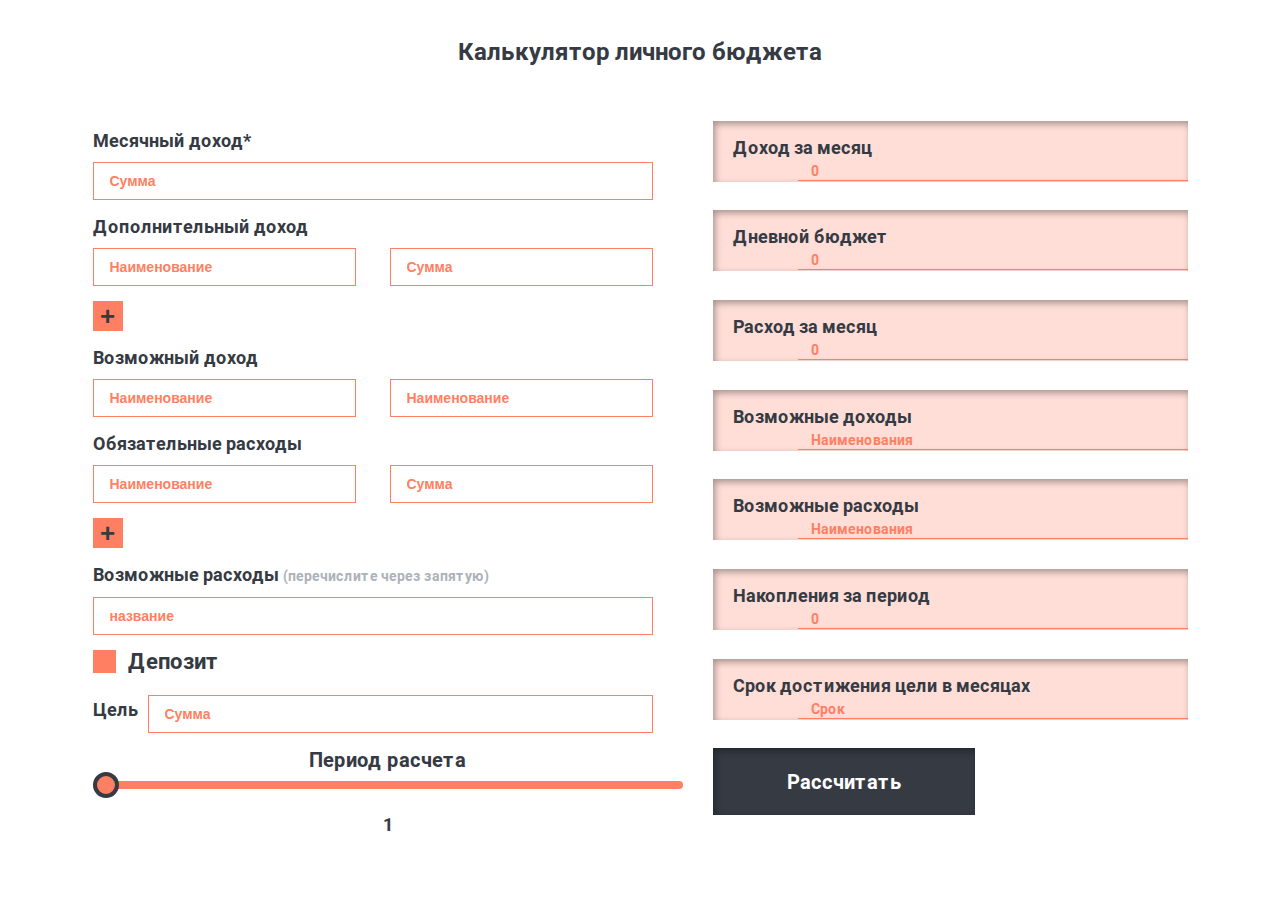
<file: index.html>
<!doctype html>
<html lang="pl">
<head>
    <meta charset="UTF-8">
    <meta name="viewport"
          content="width=device-width, user-scalable=no, initial-scale=1.0, maximum-scale=1.0, minimum-scale=1.0">
    <meta http-equiv="X-UA-Compatible" content="ie=edge">
    <link rel="preload" href="./font/Roboto-Bold.woff2" as="font" type="font/woff2" crossorigin>
    <link rel="stylesheet" href="./css/style.min.css">

    <title>Document</title>
</head>
<body>
<h1>Калькулятор личного бюджета</h1>
<section class="main">

    <div class="calc">

        <div class="data">
            <div class="salary">
                <div class="salary-title title">Месячный доход*</div>
                <input type="text" class="salary-amount" placeholder="Сумма">
            </div>

            <div class="income">
                <div class="income-title title">Дополнительный доход</div>
                <div class="income-items">
                    <input type="text" class="income-title" placeholder="Наименование">
                    <input type="text" class="income-amount" placeholder="Сумма">
                </div>

                <button class="btn_plus income_add">+</button>
            </div>

            <div class="additional_income">
                <div class="additional_income-title title">Возможный доход</div>
                <input type="text" class="additional_income-item" placeholder="Наименование">
                <input type="text" class="additional_income-item" placeholder="Наименование">
            </div>

            <div class="expenses">
                <div class="expenses-title title">Обязательные расходы</div>
                <div class="expenses-items">
                    <input type="text" class="expenses-title" placeholder="Наименование">
                    <input type="text" class="expenses-amount" placeholder="Сумма" >
                </div>

                <button class="btn_plus expenses_add">+</button>
            </div>
            <div class="additional_expenses">
                <div class="additional_expenses-title title">Возможные расходы <span>(перечислите через запятую)</span></div>
                <input type="text" class="additional_expenses-item" placeholder="название">

            </div>

            <div class="deposit">
                <label class="deposit-label title">Депозит
                    <input id="deposit-check" type="checkbox">
                    <span class="deposit-checkmark"></span>
                </label>
                <select class="deposit-bank">
                    <option value="">Процент</option>
                    <option value="4">Сбербанк</option>
                    <option value="5">Газпромбанк</option>
                    <option value="6">Тинькофф</option>
                    <option value="7">МТС Банк</option>
                    <option value="8">АбсолютБанк</option>
                    <option value="other">Другой</option>
                </select>
                <div class="deposit-calc">
                    <input type="text" class="deposit-amount" placeholder="Сумма">
                    <input type="text" class="deposit-percent" placeholder="Процент">
                </div>
            </div>

            <div class="target">
                <span class="target-title title">Цель</span>
                <input type="text" class="target-amount" placeholder="Сумма">
            </div>

            <div class="period">
                <div class="title period-title">Период расчета</div>
                <input class="period-select" type="range" step="1" min="1" max="12" value="1">
                <div class="title period-amount">1</div>
            </div>

        </div>

        <div class="result">
            <div class="result-budget_month">
                <span class="title">Доход за месяц</span>
                <input type="text" class="result-total budget_month-value" placeholder="0" disabled>
            </div>
            <div class="result-budget_day">
                <span class="title">Дневной бюджет</span>
                <input type="text" class="result-total budget_day-value" placeholder="0">
            </div>

            <div class="result-expenses_month">
                <span class="title">Расход за месяц</span>
                <input type="text" class="result-total expenses_month-value" placeholder="0" disabled>
            </div>
            <div class="result-additional_income">
                <span class="title">Возможные доходы</span>
                <input type="text" class="result-total additional_income-value" placeholder="Наименования" disabled>
            </div>
            <div class="result-additional_expenses">
                <span class="title">Возможные расходы</span>
                <input type="text" class="result-total additional_expenses-value" placeholder="Наименования" disabled>
            </div>

            <div class="result-income_period">
                <span class="title">Накопления за период</span>
                <input type="text" class="result-total income_period-value" placeholder="0" disabled>
            </div>
            <div class="result-target_month">
                <span class="title">Срок достижения цели в месяцах</span>
                <input type="text" class="result-total target_month-value" placeholder="Срок" disabled>
            </div>
            <div class="control">
                <button id="start">Рассчитать</button>
                <button id="cancel">Сбросить</button>
            </div>
        </div>


    </div>


</section>
<!--<script src="./script/oop.js"></script>-->
<script src="script.js"></script>
</body>
</html>
</file>
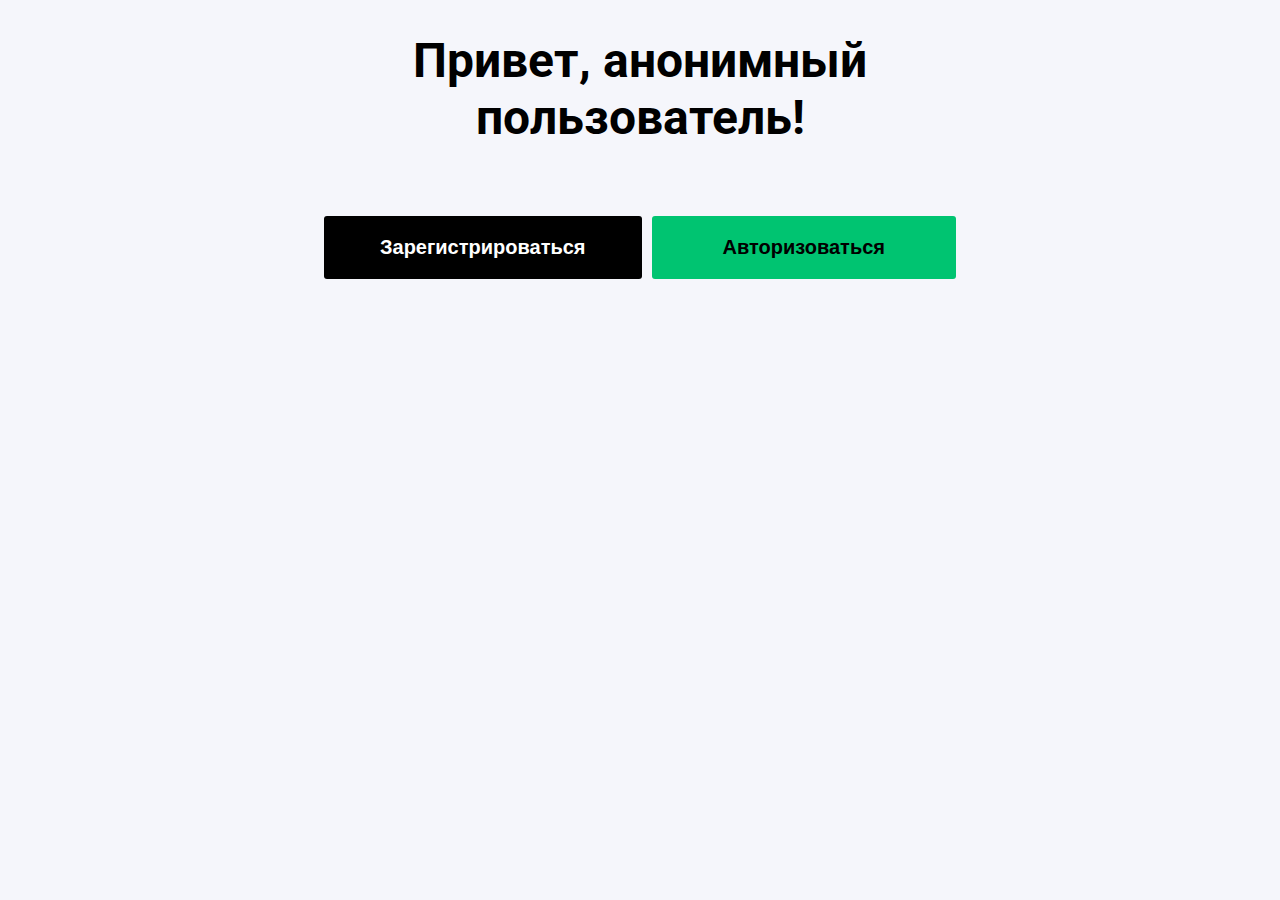
<file: js_bonus/index.html>
<!DOCTYPE html>
<html lang="en">
<head>
    <meta charset="UTF-8">
    <meta name="viewport" content="width=device-width, initial-scale=1.0">
    <title>Bonus</title>
    <link rel="stylesheet" href="style.css">
</head>
<body>
    <div class="container">
        <h1>Привет, <span id="username">анонимный пользователь</span>!</h1>
        <div class="btns">
            <button class="btn btn_signin" id="signin">Зарегистрироваться</button>
            <button class="btn btn_login" id="login">Авторизоваться</button>
        </div>
        <ul id="list">

        </ul>
    </div>
    <script src="script.js"></script>
</body>
</html>
</file>
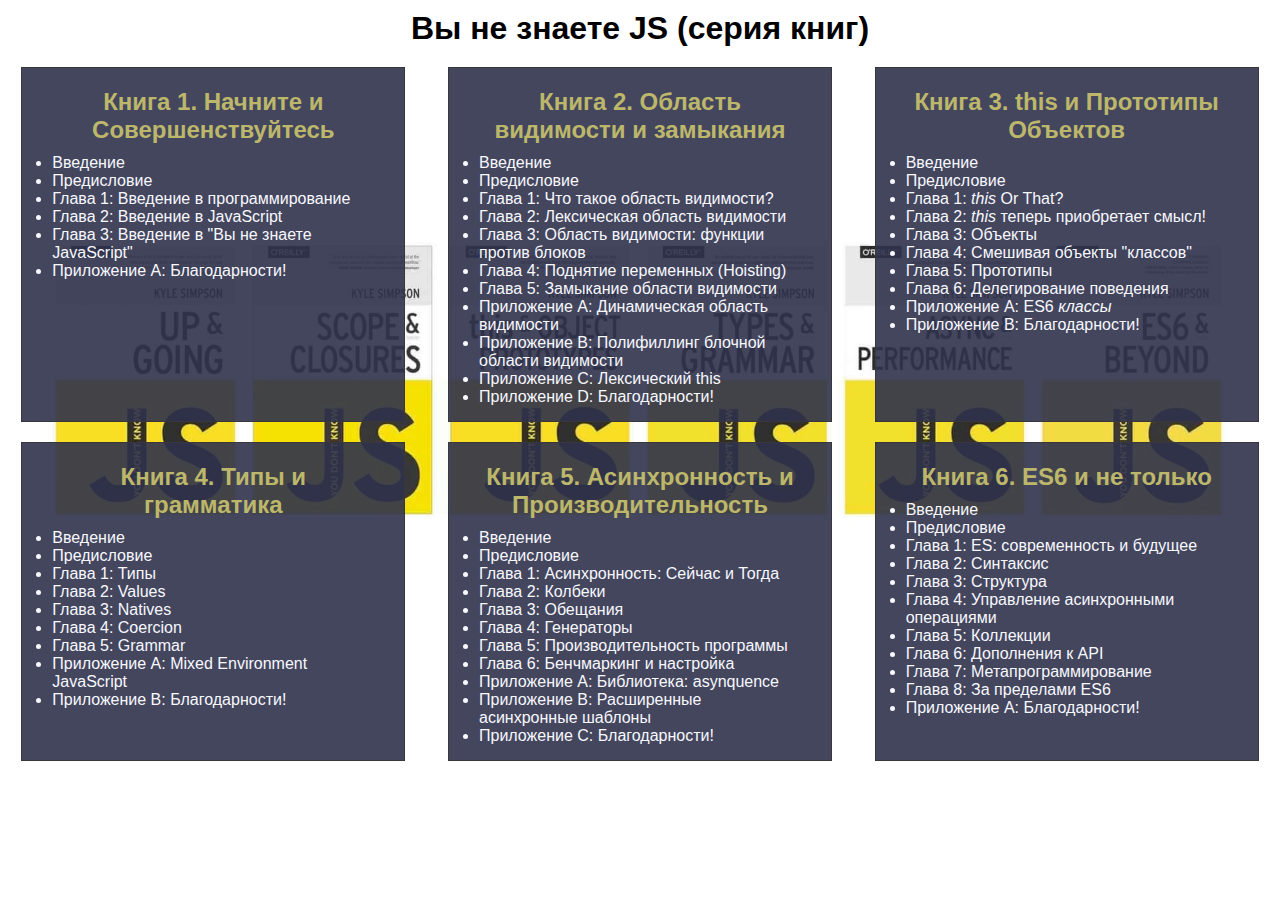
<file: lesson10/index.html>
<!doctype html>
<html lang="ru">
<head>
    <meta charset="UTF-8">
    <meta name="viewport"
          content="width=device-width, user-scalable=no, initial-scale=1.0, maximum-scale=1.0, minimum-scale=1.0">
    <meta http-equiv="X-UA-Compatible" content="ie=edge">
    <link rel="stylesheet" href="style.css">
    <title>You don't know js</title>
</head>
<body>
<h1>Вы не знаете JS (серия книг)</h1>
<aside class="books">
    <div class="book">
        <h2>
            <a href="https://github.com/azat-io/you-dont-know-js-ru/blob/master/scope%20%26%20closures/README.md#%D0%92%D1%8B-%D0%BD%D0%B5-%D0%B7%D0%BD%D0%B0%D0%B5%D1%82%D0%B5-js-%D0%9E%D0%B1%D0%BB%D0%B0%D1%81%D1%82%D1%8C-%D0%B2%D0%B8%D0%B4%D0%B8%D0%BC%D0%BE%D1%81%D1%82%D0%B8-%D0%B8-%D0%B7%D0%B0%D0%BC%D1%8B%D0%BA%D0%B0%D0%BD%D0%B8%D1%8F"
               target="_blank"> Книга 2. Область видимости и замыкания</a></h2>
        <ul>
            <li>Введение</li>
            <li>Предисловие</li>
            <li>Приложение C: Лексический this</li>
            <li>Глава 1: Что такое область видимости?</li>
            <li>Глава 4: Поднятие переменных (Hoisting)</li>
            <li>Глава 5: Замыкание области видимости</li>
            <li>Глава 2: Лексическая область видимости</li>
            <li>Приложение A: Динамическая область видимости</li>
            <li>Глава 3: Область видимости: функции против блоков</li>
            <li>Приложение B: Полифиллинг блочной области видимости</li>
            <li>Приложение D: Благодарности!</li>
        </ul>
    </div>
    <div class="book">
        <h2>
            <a href="https://github.com/azat-io/you-dont-know-js-ru/blob/master/up%20%26%20going/README.md#%D0%92%D1%8B-%D0%BD%D0%B5-%D0%B7%D0%BD%D0%B0%D0%B5%D1%82%D0%B5-js-%D0%9D%D0%B0%D1%87%D0%BD%D0%B8%D1%82%D0%B5-%D0%B8-%D0%A1%D0%BE%D0%B2%D0%B5%D1%80%D1%88%D0%B5%D0%BD%D1%81%D1%82%D0%B2%D1%83%D0%B9%D1%82%D0%B5%D1%81%D1%8C"
               target="_blank">Книга 1. Начните и Совершенствуйтесь</a></h2>
        <ul>
            <li class="chapter">Введение</li>
            <li class="chapter">Предисловие</li>
            <li class="chapter">Глава 1: Введение в программирование</li>
            <li class="chapter">Глава 2: Введение в JavaScript</li>
            <li class="chapter">Глава 3: Введение в "Вы не знаете JavaScript"</li>
            <li class="chapter">Приложение A: Благодарности!</li>
        </ul>
    </div>
    <div class="book">
        <h2>
            <a href="https://github.com/azat-io/you-dont-know-js-ru/blob/master/es6%20%26%20beyond/README.md#you-dont-know-js-es6--beyond"
               target="_blank">Книга 6. ES6 и не только</a></h2>
        <ul>
            <li>Введение</li>
            <li>Предисловие</li>
            <li>Глава 1: ES: современность и будущее</li>
            <li>Глава 2: Синтаксис</li>
            <li>Глава 3: Структура</li>
            <li>Глава 4: Управление асинхронными операциями</li>
            <li>Глава 5: Коллекции</li>
            <li>Глава 6: Дополнения к API</li>
            <li>Глава 7: Метапрограммирование</li>
            <li>Приложение A: Благодарности!</li>
        </ul>
    </div>
    <div class="book">
        <h2>
            <a href="https://github.com/azat-io/you-dont-know-js-ru/blob/master/types%20%26%20grammar/README.md#you-dont-know-js-types--grammar"
               target="_blank">Книга 4. Типы и грамматика</a></h2>
        <ul>
            <li>Введение</li>
            <li>Предисловие</li>
            <li>Глава 1: Типы</li>
            <li>Глава 2: Values</li>
            <li>Глава 3: Natives</li>
            <li>Глава 4: Coercion</li>
            <li>Глава 5: Grammar</li>
            <li>Приложение A: Mixed Environment JavaScript</li>
            <li>Приложение B: Благодарности!</li>
        </ul>
    </div>
    <div class="book">
        <h2>
            <a href="https://github.com/azat-io/you-dont-know-js-ru/blob/master/this%20%26%20object%20prototypes/README.md#you-dont-know-js-this--object-prototypes"
               target="_blank">Книга 3. this и Пропопипы Объектов</a></h2>
        <ul>
            <li>Введение</li>
            <li>Предисловие</li>
            <li>Глава 1: <em>this</em> Or That?</li>
            <li>Глава 2: <em>this</em> теперь приобретает смысл!</li>
            <li>Глава 3: Объекты</li>
            <li>Глава 4: Смешивая объекты "классов"</li>
            <li>Глава 5: Прототипы</li>
            <li>Глава 6: Делегирование поведения</li>
            <li>Приложение A: ES6 <em>классы</em></li>
            <li>Приложение B: Благодарности!</li>
        </ul>
    </div>
    <div class="book">
        <h2>
            <a href="https://github.com/azat-io/you-dont-know-js-ru/blob/master/async%20%26%20performance/README.md#you-dont-know-js-async--performance"
               target="_blank">Книга 5. Асинхронность и Производительность</a></h2>
        <ul>
            <li>Введение</li>
            <li>Предисловие</li>
            <li>Глава 4: Генераторы</li>
            <li>Глава 2: Колбеки</li>
            <li>Глава 3: Обещания</li>
            <li>Приложение A: Библиотека: asynquence</li>
            <li>Глава 5: Производительность программы</li>
            <li>Глава 6: Бенчмаркинг и настройка</li>
            <li>Приложение B: Расширенные асинхронные шаблоны</li>
            <li>Глава 1: Асинхронность: Сейчас и Тогда</li>
            <li>Приложение C: Благодарности!</li>
        </ul>
    </div>
</aside>


<div class="adv">
    <span>Купи google недорого</span>
</div>

<script src="script.js"></script>
</body>
</html>
</file>
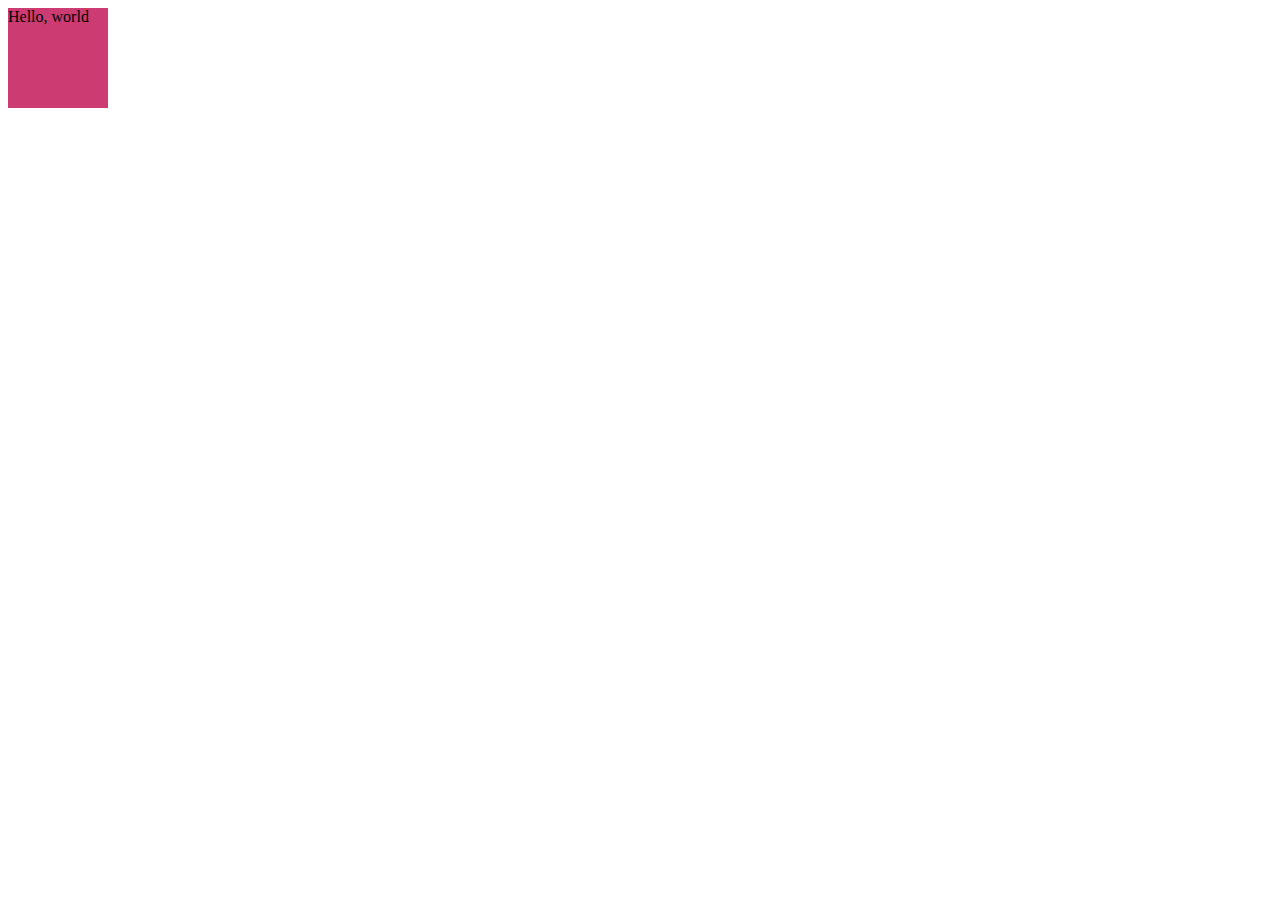
<file: lesson14/index.html>
<!DOCTYPE html>
<html lang="en">
<head>
    <meta charset="UTF-8">
    <meta name="viewport" content="width=device-width, initial-scale=1.0">
    <title>Document</title>
</head>
<body>
    
    <script src="script.js"></script>
</body>
</html>
</file>
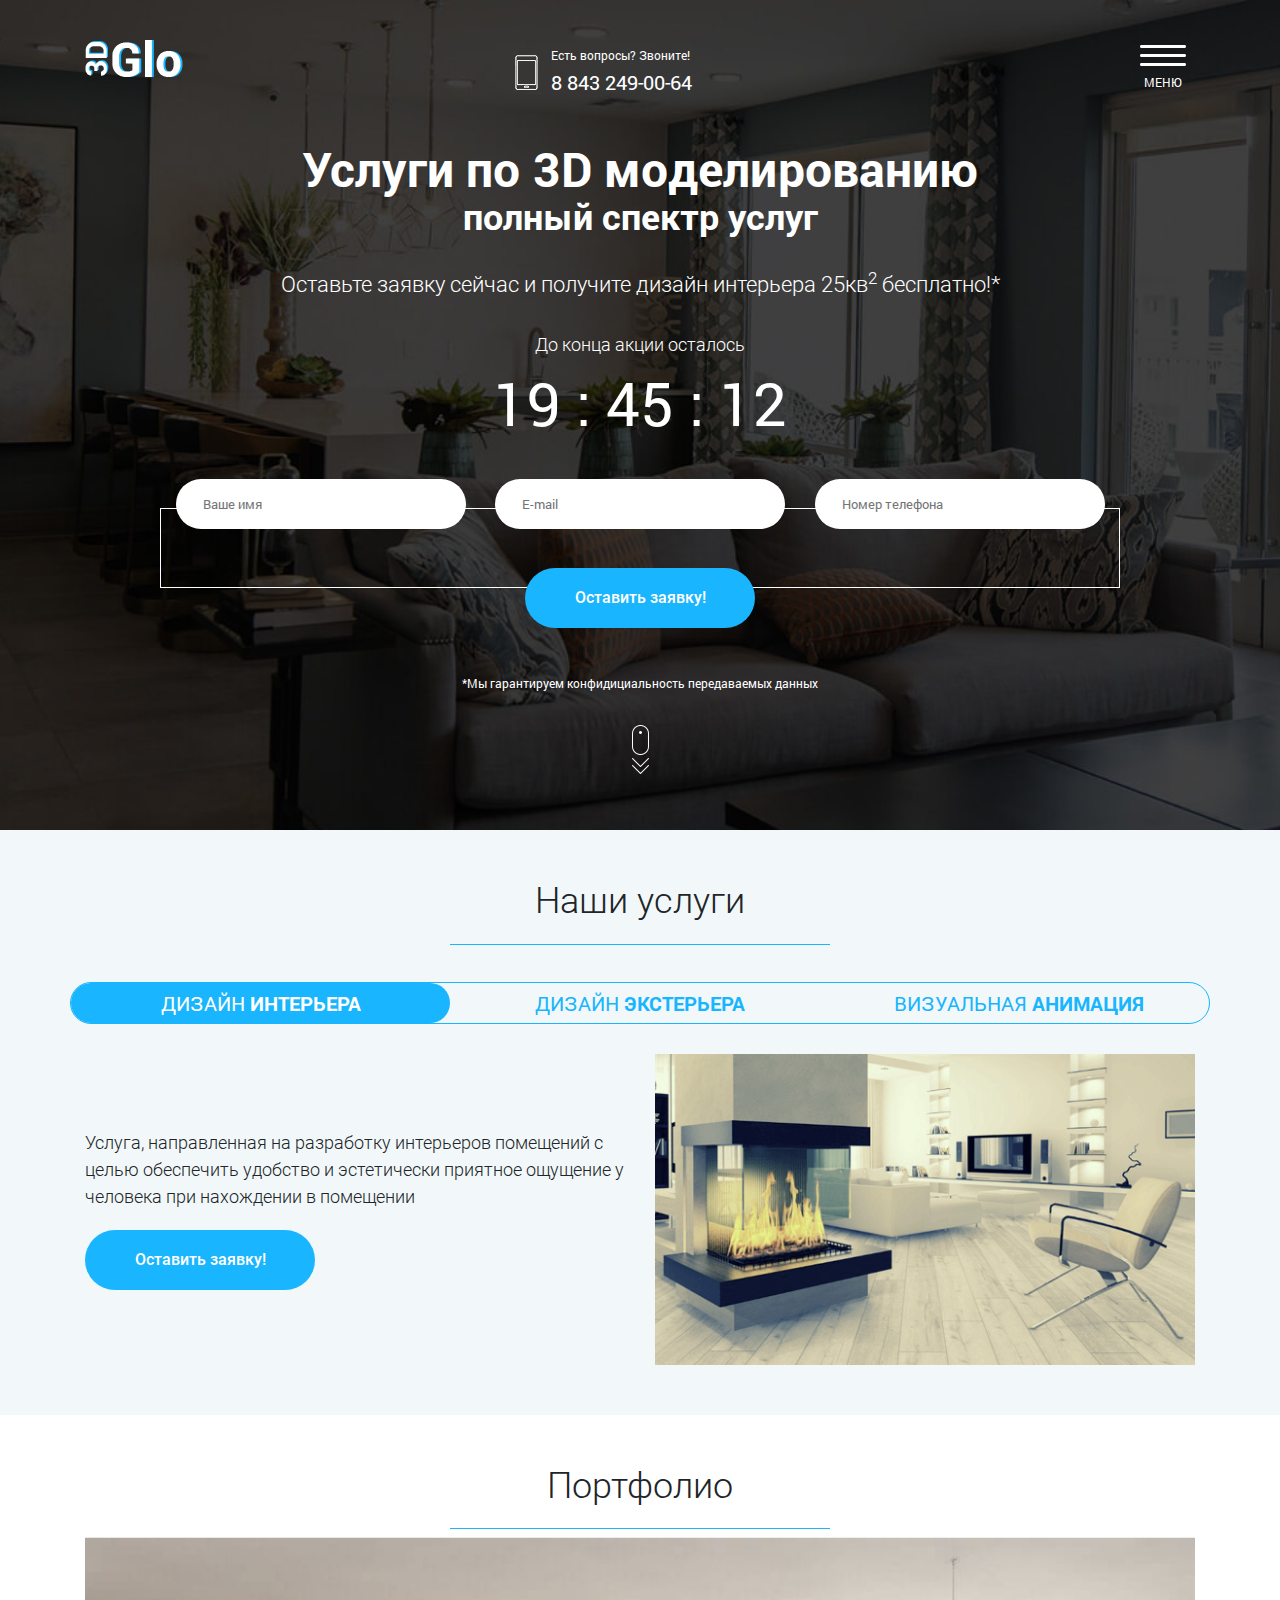
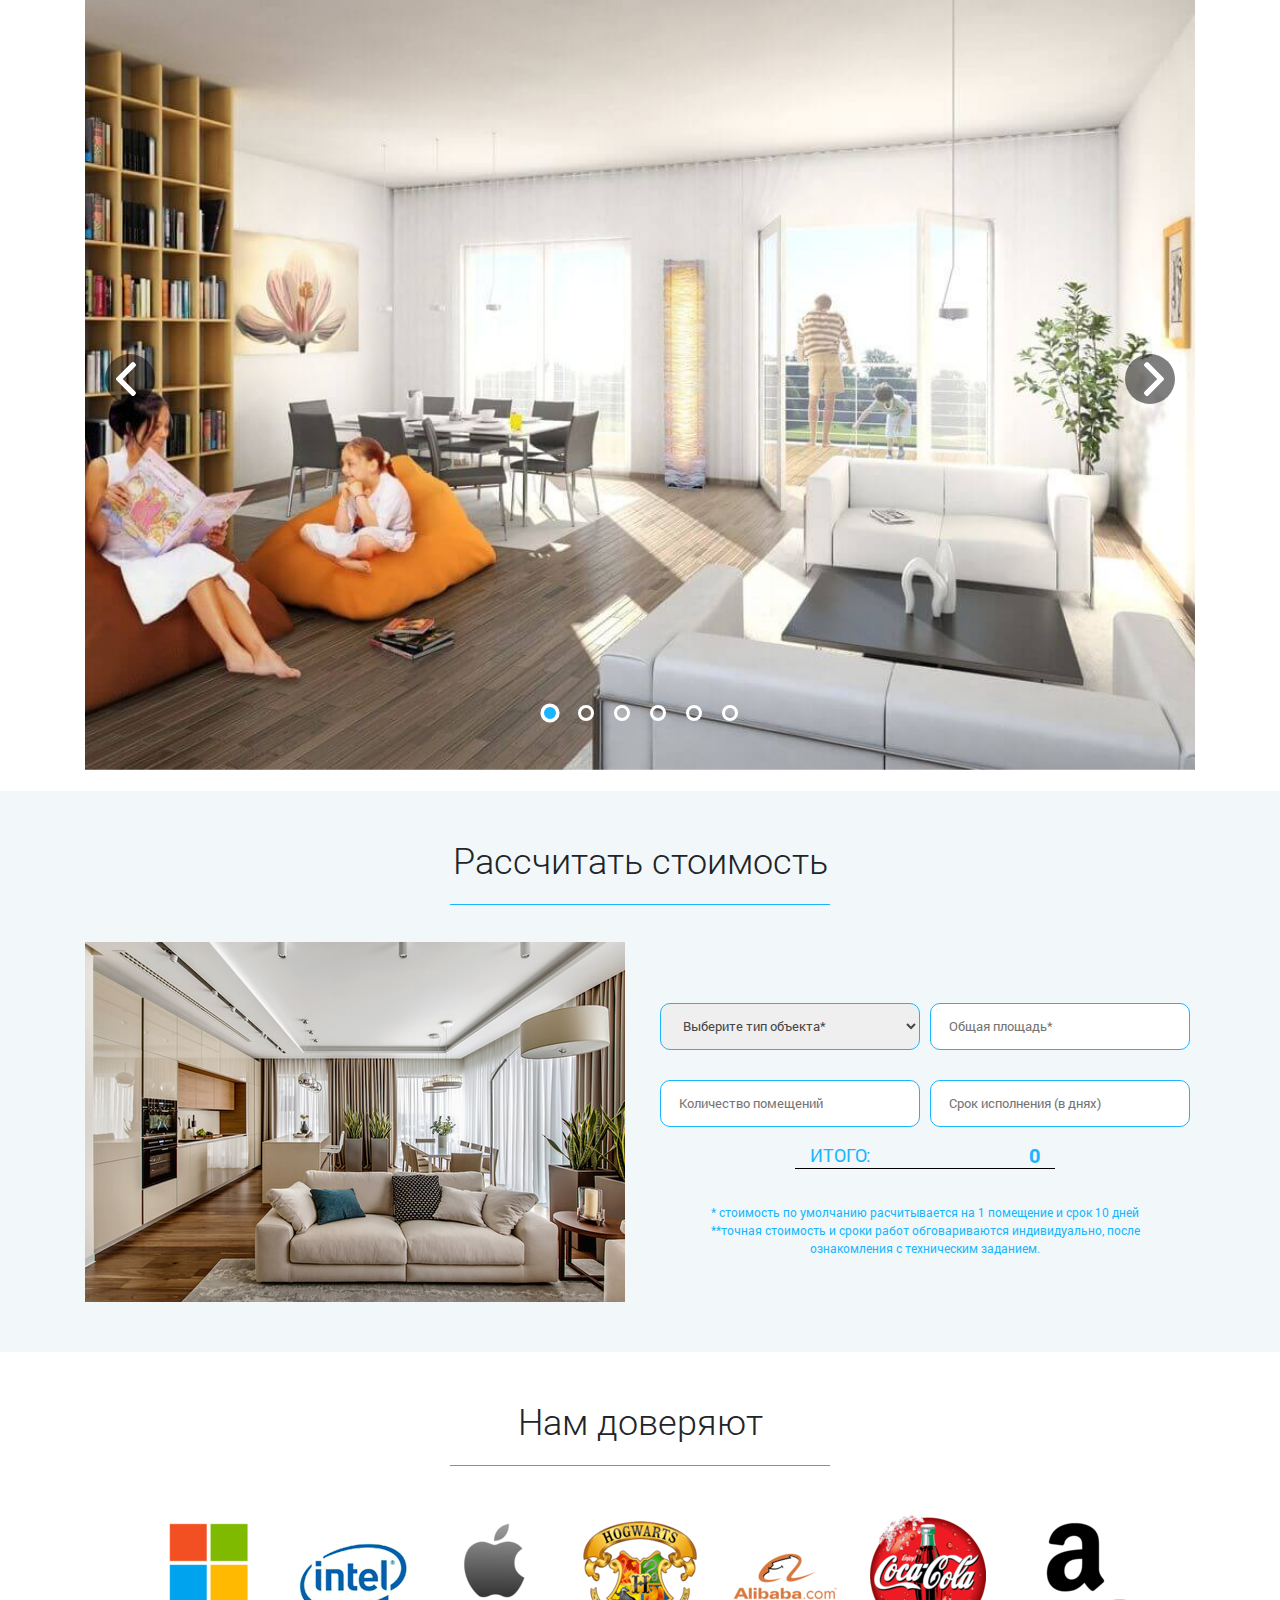
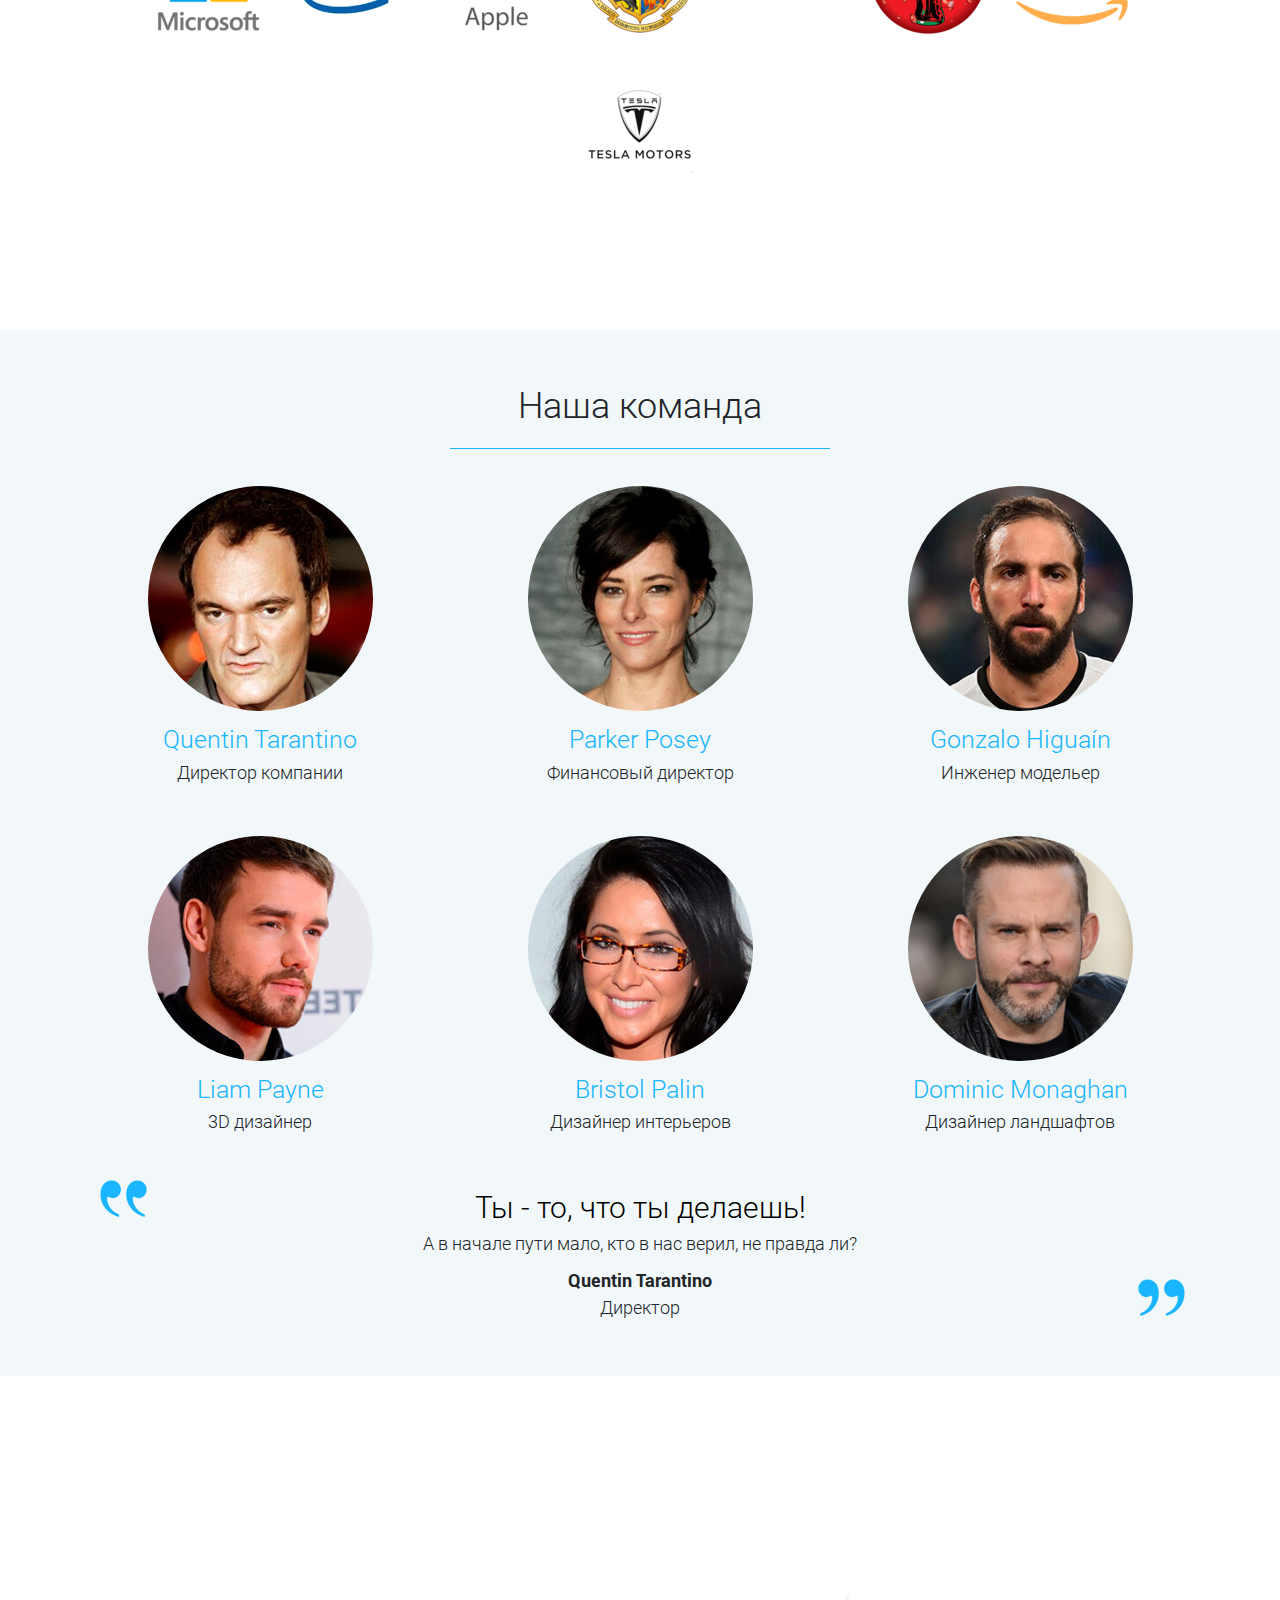
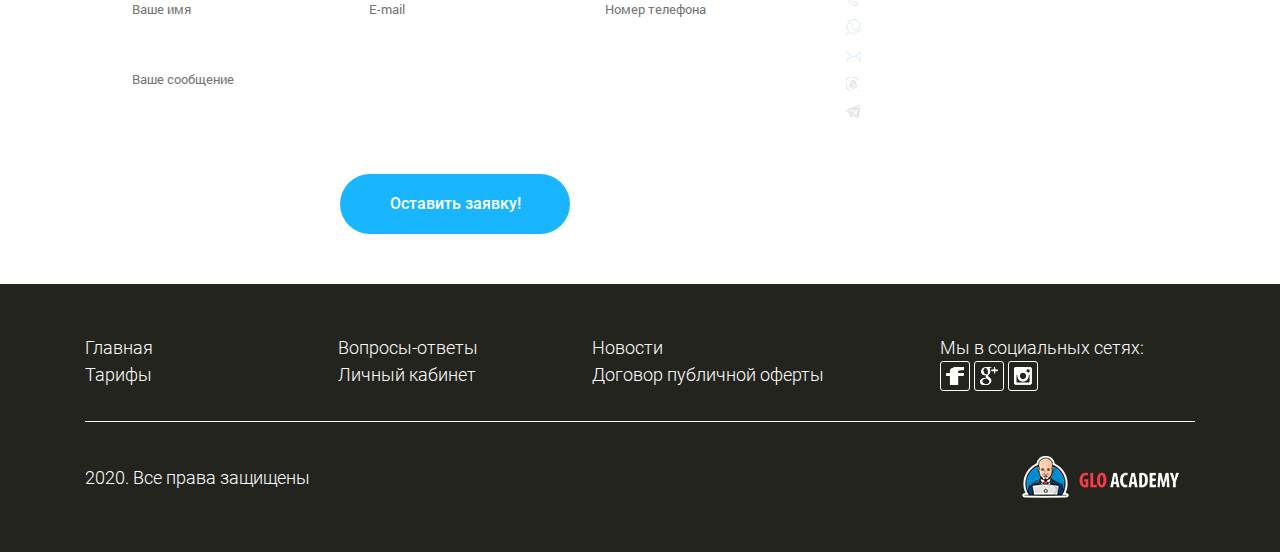
<file: lesson18/index.html>
<!DOCTYPE html>
<html lang="ru">

<head>
	<meta charset="UTF-8">
	<meta http-equiv="X-UA-Compatible" content="IE=edge">
	<meta name="viewport" content="width=device-width, initial-scale=1">
	<title>Услуги по 3D моделированию</title>
	<link rel="stylesheet" href="./css/bootstrap.min.css">
	<link rel="stylesheet" href="./css/style.min.css">
	<link rel="apple-touch-icon" sizes="180x180" href="./images/favicon/apple-touch-icon.png">
	<link rel="icon" type="image/png" sizes="32x32" href="./images/favicon/favicon-32x32.png">
	<link rel="icon" type="image/png" sizes="16x16" href="./images/favicon/favicon-16x16.png">
	<link rel="mask-icon" href="./images/favicon/safari-pinned-tab.svg" color="#5bbad5">
	<meta name="msapplication-TileColor" content="#b91d47">
	<meta name="theme-color" content="#ffffff">
</head>

<body>

<main>
	<header>
		<div class="container">
			<div class="row justify-content-between main-header">
				<div class="col-md-2 col-sm-4 col-4">
					<div class="logo">
						<img class="logo-img" src="images/3dglo.png" alt="...">

					</div>
				</div>
				<div class="col-md-4 col-md-offset-6 col-sm-4 col-sm-offset-2 col-5 col-offset-0">
					<div class="media phone-media">
						<div class="media-left media-middle">
							<img class="media-object" src="images/phone.svg" alt="...">
						</div>
						<div class="media-body">
							<small>Есть вопросы? Звоните!</small>
							<p class="phone">8 843 249-00-64</p>
						</div>
					</div>

				</div>
				<div class="col-md-1 col-sm-2 col-3">
					<div class="menu">
						<img src="images/menu.svg" alt=""><br>
						<small>Меню</small>
					</div>
				</div>
			</div>
		</div>
	</header>

	<h1>Услуги по 3D моделированию</h1>
	<h2>полный спектр услуг</h2>
	<div class="timer">
		<div class="timer-title">Оставьте заявку сейчас и получите дизайн интерьера 25кв<sup>2</sup> бесплатно!*
		</div>
		<div class="timer-action">
			До конца акции осталось
		</div>
		<div class="timer-numbers" id="timer">
			<span id="timer-hours">19</span>
			<span>:</span>
			<span id="timer-minutes">45</span>
			<span>:</span>
			<span id="timer-seconds">12</span>
		</div>
	</div>
	<form id="form1" name="user_form" class="main-form">
		<div class="main-form-input container">
			<div class="row">
				<div class="col-12 col-lg-4">
					<input type="text" class="form-name" id="form1-name" name="user_name" placeholder="Ваше имя" required>
				</div>
				<div class="col-12 col-lg-4">
					<input type="email" class="form-email" id="form1-email" name="user_email" placeholder="E-mail">
				</div>
				<div class="col-12 col-lg-4">
					<input type="tel" class="form-phone" id="form1-phone" name="user_phone" placeholder="Номер телефона" required>
				</div>
			</div>
		</div>
		<div class="container">
			<div class="row justify-content-center">
				<button class="btn form-btn" type="submit">Оставить заявку!</button>
			</div>
		</div>
	</form>
	<small>*Мы гарантируем конфидициальность передаваемых данных</small>
	<br>
	<a href="#service-block"><img src="images/scroll.svg" alt=""></a>
</main>


<menu>
	<a class="close-btn" href="#close">&times;</a>
	<ul>
		<li><a href="#service-block">Наши услуги</a></li>
		<li><a href="#portfolio">Портфолио</a></li>
		<li><a href="#calc">Калькулятор стоимости</a></li>
		<li><a href="#command">Наша команда</a></li>
		<li><a href="#connect">Остались вопросы?</a></li>
	</ul>
</menu>


<div id="service-block" class="service">
	<div class="container">
		<h2>Наши услуги</h2>
		<div class="underline"></div>
		<div class="row service-header">
			<div class="col-12 col-lg-4 service-header-tab active">Дизайн <span>интерьера</span></div>
			<div class="col-12 col-lg-4 service-header-tab">Дизайн <span>экстерьера</span></div>
			<div class="col-12 col-lg-4 service-header-tab">Визуальная <span>анимация</span></div>
		</div>

		<div class="service-tab row">
			<div class="service-outer col-md-6 col-sm-6 col-12">
				<div class="service-inner">
					<div class="service-text">
						<p>Услуга, направленная на разработку интерьеров помещений с целью обеспечить удобство и
							эстетически приятное ощущение у человека при нахождении в помещении</p>
						<button class="btn form-btn popup-btn">Оставить заявку!</button>
					</div>
				</div>
			</div>
			<div class="col-md-6 col-sm-6">
				<img src="images/service/service-1.png" alt="">
			</div>
		</div>


		<div class="service-tab row d-none">
			<div class="col-md-6 col-sm-6">
				<img src="images/service/service-2.png" alt="">
			</div>
			<div class="service-outer col-md-6 col-sm-6 col-12">
				<div class="service-inner">
					<p>Услуга, направленная на разработку дизайна прилегающих элементов зданий, а также дизайн самих
						зданий, позволяющая обеспечить удобство людей при нахождении на территории</p>
					<button class="btn form-btn popup-btn">Оставить заявку!</button>

				</div>
			</div>

		</div>


		<div class="service-tab row d-none">
			<div class="service-outer col-md-6 col-sm-6 col-12">
				<div class="service-inner">
					<p>Услуга, направленная на разработку дизайна с анимацией, дизайн интерьера и экстерьера</p>
					<button class="btn form-btn popup-btn">Оставить заявку!</button>

				</div>
			</div>
			<div class="col-md-6 col-sm-6">
				<img src="images/service/service-3.png" alt="">
			</div>
		</div>


	</div>
</div>

<div id="portfolio" class="portfolio">
	<div class="container">
		<h2>Портфолио</h2>
		<div class="underline"></div>
		<ul class="portfolio-content" id="all-progects">
			<li class="portfolio-item portfolio-item-active"><img src="images/portfilio/portfolio-01.jpg"
																														alt="portfolio"></li>
			<li class="portfolio-item"><img src="images/portfilio/portfolio-04.jpg" alt="portfolio"></li>
			<li class="portfolio-item"><img src="images/portfilio/portfolio-06.jpg" alt="portfolio"></li>
			<li class="portfolio-item"><img src="images/portfilio/portfolio-07.jpg" alt="portfolio"></li>
			<li class="portfolio-item"><img src="images/portfilio/portfolio-08.jpg" alt="portfolio"></li>
			<li class="portfolio-item"><img src="images/portfilio/portfolio-10.jpg" alt="portfolio"></li>
			<a href="#" class="portfolio-btn prev" id="arrow-left"></a>
			<a href="#" class="portfolio-btn next" id="arrow-right"></a>
			<ul class="portfolio-dots">
				<!-- <li class="dot dot-active"></li>
				<li class="dot"></li>
				<li class="dot"></li>
				<li class="dot"></li>
				<li class="dot"></li>
				<li class="dot"></li> -->
			</ul>
		</ul>
	</div>
</div>

<div id="calc" class="calc">
	<div class="container">
		<h2>Рассчитать стоимость</h2>
		<div class="underline"></div>
		<div class="row">
			<div class="col-lg-6 d-none d-lg-block flex">
				<img src="images/calc/flat.jpg" alt="Офис">
			</div>
			<div class="col-lg-6 col-12 flex">
				<div class="calc-block">
					<select class="calc-item calc-type" required>
						<option class="calc-option-title" value="">Выберите тип объекта*</option>
						<option value="1">Интерьер Квартиры</option>
						<option value="1.4">Интерьер Частного дома</option>
						<option value="2">Интерьер Офиса</option>
					</select>
					<input type="text" min="1" step="1" class="calc-item calc-square"
								 placeholder="Общая площадь*">
					<input type="text" min="1" step="1" class="calc-item calc-count"
								 placeholder="Количество помещений">
					<input type="text" min="1" step="1" class="calc-item calc-day"
								 placeholder="Срок исполнения (в днях)">
					<div class="calc-total">ИТОГО: <span id="total">0</span></div>
					<div class="calc-mini">* стоимость по умолчанию расчитывается на 1 помещение и срок 10 дней <br>
						**точная стоимость и сроки работ обговариваются индивидуально, после
						ознакомления с техническим заданием.
					</div>
				</div>

			</div>
		</div>
	</div>
</div>

<div id="companies" class="companies">
	<div class="container">
		<h2>Нам доверяют</h2>
		<div class="underline"></div>
		<div class="companies-wrapper">
			<div class="companies-hor">
				<div class="companies-hor-item"><img src="images/companies/companies-1.png" alt=""></div>
				<div class="companies-hor-item"><img src="images/companies/companies-2.png" alt=""></div>
				<div class="companies-hor-item"><img src="images/companies/companies-3.png" alt=""></div>
				<div class="companies-hor-item"><img src="images/companies/companies-4.png" alt=""></div>
				<div class="companies-hor-item"><img src="images/companies/companies-5.png" alt=""></div>
				<div class="companies-hor-item"><img src="images/companies/companies-6.png" alt=""></div>
				<div class="companies-hor-item"><img src="images/companies/companies-7.png" alt=""></div>
				<div class="companies-hor-item"><img src="images/companies/companies-8.png" alt=""></div>
			</div>
		</div>
	</div>
</div>

<div id="command" class="command">
	<div class="container">
		<h2>Наша команда</h2>
		<div class="underline"></div>
		<div class="row">
			<div class="col-md-4 col-sm-6 col-12">
				<img class="command__photo" src="images/command/command-1.jpg"
						 data-img="images/command/command-1a.jpg" alt="">
				<div class="description">Quentin Tarantino</div>
				<p>Директор компании</p>
			</div>
			<div class="col-md-4 col-sm-6 col-12">
				<img class="command__photo" src="images/command/command-2.jpg"
						 data-img="images/command/command-2a.jpg" alt="">
				<div class="description">Parker Posey</div>
				<p>Финансовый директор</p>
			</div>
			<div class="col-md-4 col-sm-6 col-12">
				<img class="command__photo" src="images/command/command-3.jpg"
						 data-img="images/command/command-3a.jpg" alt="">
				<div class="description">Gonzalo Higuaín</div>
				<p>Инженер модельер</p>
			</div>
			<div class="col-md-4 col-sm-6 col-12">
				<img class="command__photo" src="images/command/command-4.jpg"
						 data-img="images/command/command-4a.jpg" alt="">
				<div class="description">Liam Payne</div>
				<p>3D дизайнер</p>
			</div>
			<div class="col-md-4 col-sm-6 col-12">
				<img class="command__photo" src="images/command/command-5.jpg"
						 data-img="images/command/command-5a.jpg" alt="">
				<div class="description">Bristol Palin</div>
				<p>Дизайнер интерьеров</p>
			</div>
			<div class="col-md-4 col-sm-6 col-12">
				<img class="command__photo" src="images/command/command-6.jpg"
						 data-img="images/command/command-6a.jpg" alt="">
				<div class="description">Dominic Monaghan</div>
				<p>Дизайнер ландшафтов</p>
			</div>
		</div>
		<div class="quote">
			<img class="cov-left" src="images/command/cov-1.png" alt="">
			<div class="description">Ты - то, что ты делаешь!</div>
			<p>А в начале пути мало, кто в нас верил, не правда ли?</p>
			<span>Quentin Tarantino</span>
			<p>Директор</p>
			<img class="cov-right" src="images/command/cov-2.png" alt="">
		</div>
	</div>
</div>

<div id="connect" class="connect">
	<div class="container">
		<h2>Остались вопросы?</h2>
		<div class="underline"></div>
		<div class="description">Задайте их в форме ниже и наши специалисты свяжуться с Вами!</div>
		<div class="row">
			<div class="col-md-8 col-sm-8 col-12">
				<form id="form2" name="user_form" class="footer-form">
					<div class="footer-form-input">
						<div class="row">
							<div class="col-md-4 col-md-offset-0 col-sm-12 col-sm-offset-0">
								<input class="top-form" id="form2-name" type="text" name="user_name"
											 placeholder="Ваше имя" required>
							</div>
							<div class="col-md-4 col-md-offset-0 col-sm-12 col-sm-offset-0">
								<input class="top-form form-email" id="form2-email" type="email" name="user_email"
											 placeholder="E-mail">
							</div>
							<div class="col-md-4 col-md-offset-0 col-sm-12 col-sm-offset-0">
								<input class="top-form form-phone" id="form2-phone" type="tel" name="user_phone"
											 placeholder="Номер телефона" required>
							</div>
							<div class="col-md-12 col-sm-12 col-12">
								<input class="mess" id="form2-message" name="user_message"
											 placeholder="Ваше сообщение">
							</div>
						</div>
					</div>

					<div class="justify-content-center">
						<div>
							<button class="btn form-btn" type="submit">Оставить заявку!</button>
						</div>
					</div>
				</form>
			</div>

			<div class="col-md-4 col-sm-4 col-12">
				<div class="connect-adress">
					<img src="images/connect/phone.svg" alt="">
					<p>+ 7 843 249 00 64</p>
				</div>
				<div class="connect-adress">
					<img src="images/connect/whatsapp.svg" alt="">
					<p>+ 7 843 249 00 64</p>
				</div>
				<div class="connect-adress">
					<img src="images/connect/letter.svg" alt="">
					<p>manager@glo-academy.ru</p>
				</div>
				<div class="connect-adress">
					<img src="images/connect/skype.svg" alt="">
					<p>skype: glo-academy</p>
				</div>
				<div class="connect-adress">
					<img src="images/connect/tele.svg" alt="">
					<p>telegram: glo-academy</p>
				</div>
				<p>График работы: с 9-00 до 18-00. Пн.-Пт.</p>
			</div>
		</div>
	</div>
</div>

<footer>
	<div class="container">
		<div class="row justify-content-between">
			<div class="col-md-2 col-sm-2 col-12">
				<a href="#">Главная</a><br>
				<a href="#">Тарифы</a><br>
			</div>
			<div class="col-md-2 col-sm-3 col-12">
				<a href="#">Вопросы-ответы</a><br>
				<a href="#">Личный кабинет</a><br>
			</div>
			<div class="col-md-3 col-sm-4 col-12">
				<a href="#">Новости</a><br>
				<a href="#">Договор публичной оферты</a><br>
			</div>
			<div class="col-md-3 col-md-offset-2 col-sm-3 col-sm-offset-0 col-12 col-offset-0">
				<p>Мы в социальных сетях:</p>
				<a href=""><img src="images/footer/face.svg" alt=""></a>
				<a href=""><img src="images/footer/google.svg" alt=""></a>
				<a href=""><img src="images/footer/insta.svg" alt=""></a>
			</div>
		</div>
		<div class="line"></div>
		<div class="row">
			<div class="col-md-6 col-sm-6 col-12 d-flex align-items-center">
				<p>2020. Все права защищены</p>
			</div>
			<div class="col-md-6 col-sm-6 col-12 web">
				<img src="./images/footer/academy.png" alt="">
			</div>
		</div>
	</div>
</footer>

<div class="popup">
	<div class="popup-content">
		<button class="popup-close">&times;</button>
		<div class="main-form">
			<h3>Введите свои данные для связи с нами!</h3>
			<form id="form3" name="user_form">
				<div>
					<input type="text" class="form-name" id="form3-name" name="user_name" placeholder="Ваше имя"
								 required>
				</div>
				<div>
					<input type="tel" class="form-phone" id="form3-phone" name="user_phone"
								 placeholder="Ваш номер телефона" required>
				</div>
				<div>
					<input type="email" class="form-email" id="form3-email" name="user_email"
								 placeholder="Ваш E-mail">
				</div>
				<button class="btn form-btn" type="submit">Оставить заявку!</button>
			</form>
		</div>
	</div>
</div>
<script src="script.js"></script>
</body>
</html>
</file>
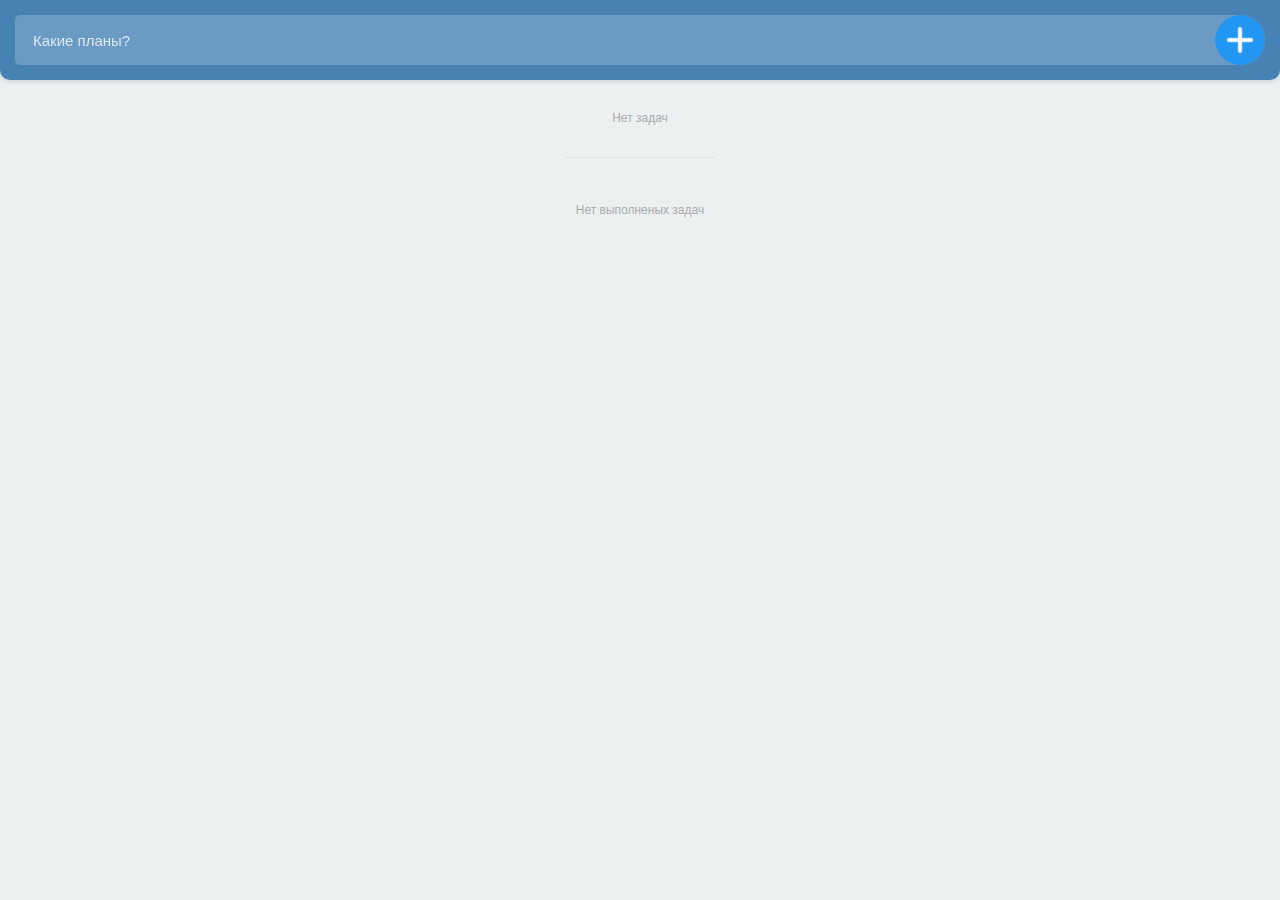
<file: lesson22/index.html>
<!doctype html>
<html lang="ru">

<head>
	<meta charset="UTF-8">
	<meta name="viewport"
		content="width=device-width, user-scalable=no, initial-scale=1.0, maximum-scale=1.0, minimum-scale=1.0">
	<meta http-equiv="X-UA-Compatible" content="ie=edge">
	<title>ToDo</title>

	<link rel="stylesheet" type="text/css" href="css/normalize.css">
	<link rel="stylesheet" type="text/css" href="css/style.css">
	<script src="js/script.js" defer></script>
</head>

<body>

	<header class="header">
		<form class="todo-control">
			<label><input class="header-input" type="text" placeholder="Какие планы?"></label>
			<button class="header-button" id="add"></button>
		</form>
	</header>

	<div class="todo-container">

		<ul class="todo todo-list" id="todo">
			<li class="todo-item">
				<span class="text-todo">Купить МиниКупер</span>
				<div class="todo-buttons">
					<button class="todo-remove"></button>
					<button class="todo-complete"></button>
				</div>
			</li>
			<li class="todo-item">
				<span class="text-todo">Выполнить усложненное задание</span>
				<div class="todo-buttons">
					<button class="todo-edit"></button>
					<button class="todo-remove"></button>
					<button class="todo-complete"></button>
				</div>
			</li>
		</ul>

		<ul class="todo todo-completed" id="completed">
			<li class="todo-item">
				<span class="text-todo">Продать Мазду</span>
				<div class="todo-buttons">
					<button class="todo-remove"></button>
					<button class="todo-complete"></button>
				</div>
			</li>
		</ul>
	</div>

</body>

</html>
</file>
<file: js_bonus/style.css>
@import url('https://fonts.googleapis.com/css2?family=Roboto:wght@400;700&display=swap');

body {
    font-family: 'Roboto', sans-serif;
    background-color: #f5f6fb;
}
.container {
    margin: 0 auto;
    width: 50%;
}
h1 {
    text-align: center;
    font-size: 48px;
    margin-bottom: 70px;
}
.btns {
    display: flex;
    justify-content: space-around;
    margin-bottom: 40px;
}
.btn {
    cursor: pointer;
    margin: 0px;
    border: none;
    outline: transparent;
    white-space: nowrap;
    color: white;
    font-size: 1.25rem;
    font-weight: 700;
    padding: 1.25rem 3.5rem;
    background-color: rgb(0, 0, 0);
    border-radius: 3px;
    width: 320px;
}
.btn_signin {
    margin-right: 10px;
}
.btn_login {
    background-color: #00c471;
    color: #000000;
}

.list-item {
    margin-top: 20px;
    text-align: center;
    list-style-type: none;
}
.btn-delete {
    margin-left: 15px;
    cursor: pointer;
    border: none;
    outline: transparent;
    white-space: nowrap;
    color: white;
    font-size: 10px;
    padding: 8px 16px;
    font-weight: 700;
    background-color:#4242b0;
    border-radius: 3px;
}
.first-name, .data {
    font-size: 24px;
    font-weight: bold;
    line-height: 32px;
}
.data {
    color: #7a7c7b;
}
</file>
<file: lesson10/style.css>
* {
  -webkit-box-sizing: border-box;
  box-sizing: border-box;
  margin: 0;
  padding: 0;
  outline: 0;
  font-family: sans-serif;
}

a {
  text-decoration: none;
}

a:visited {
  text-decoration: none;
}

a:hover {
  text-decoration: none;
}

a:focus {
  text-decoration: none;
}

a:active {
  text-decoration: none;
}

body {
  position: relative;
  background-image: url(./image/open_book.jpg);
  background-size: cover;
  background-position: center;
  background-repeat: no-repeat;
  z-index: 1;
}


h1, h2 {
  text-align: center;
  margin: 10px 0;
}

.books {
  margin: 0 auto;
  display: flex;
  flex-wrap: wrap;
  justify-content: space-around;
  max-width: 1300px;
}

h2>a{
  color: darkkhaki;
}

.book {
  position: relative;
  flex-basis: 30%;
  margin: 10px;
  padding: 10px 30px 15px;
  border: 1px solid #39373B;
  color: ghostwhite;
}

.book:before {
  content: "";
  display: block;
  position: absolute;
  left: 0;
  top: 0;
  width: 100%;
  height: 100%;
  background-color: rgba(47, 50, 75, 0.90);
  z-index: -1;
}


@-webkit-keyframes blink {
  100% { color: rgba(34, 34, 34, 0); }
}
@keyframes blink {
  100% { color: rgba(34, 34, 34, 0); }
}

.adv {
  position: absolute;
  display: block;
  top: 0;
  right: 10px;
  width: 300px;
  height: 200px;
  background: #f8f8f8 url("./image/adv.jpg") no-repeat center top;
  padding: 150px 0 0;
  text-align: center;
  border: 2px solid red;
  border-radius: 30px;
  font-weight: bold;
  cursor: pointer;
}
.adv span{
  -webkit-animation: blink 1s linear infinite;
  animation: blink 1s linear infinite;
}
</file>
<file: lesson22/css/style.css>
@charset "UTF-8";


html {
    box-sizing: border-box;
}

*,
*::before,
*::after {
    box-sizing: inherit;
}

body {
    background-color: #f9f9f9;
    font-family: Arial, sans-serif;
    font-size: 16px;
    line-height: 1.429;
    color: black;
}


img {
    max-width: 100%;
    height: auto;
}

a {
    text-decoration: none;
    color: inherit;
}

ul {
    list-style: none;
    padding: 0;
    margin: 0;
}

h1, h2, h3, p {
    padding: 0;
    margin: 0;
}


body {
    background: #edf0f1;
    padding: 80px 0 0 0;
}

.todo-container {
    width: 100%;
    float: left;
    padding: 15px;
}

.header {
    width: 100%;
    height: 80px;

    position: fixed;
    padding: 15px;
    top: 0;
    left: 0;
    z-index: 5;

    background-color: steelblue;
    box-shadow: 0 2px 4px rgba(44, 62, 80, 0.15);
    border-bottom-right-radius: 10px;
    border-bottom-left-radius: 10px;
}

.header-input {
    width: 100%;
    height: 50px;
    float: left;
    color: #fff;
    font-size: 15px;
    font-weight: 400;
    text-indent: 18px;
    padding: 0 60px 0 0;
    background: rgba(255, 255, 255, 0.2);
    border-radius: 5px 25px 25px 5px;
    border: 0;
    box-shadow: none;
    outline: none;

    -webkit-appearance: none;
    -moz-appearance: none;
}

.header-input::-webkit-input-placeholder {
    color: rgba(255, 255, 255, 0.75);
}

.header-input:-ms-input-placeholder {
    color: rgba(255, 255, 255, 0.75);
}

.header-button {
    width: 50px;
    height: 50px;
    background: transparent url("../img/plus.png") no-repeat center/cover;
    position: absolute;
    top: 15px;
    right: 15px;
    z-index: 2;

    border-radius: 25px;
    border: 0;
    box-shadow: none;
    outline: none;
    cursor: pointer;

    -webkit-appearance: none;
    -moz-appearance: none;
}


.todo {
    width: 100%;
    float: left;
}

.todo-item {
    width: 100%;
    min-height: 50px;
    float: left;
    font-size: 14px;
    font-weight: 500;
    color: #444;
    line-height: 22px;

    background: #fff;
    border-radius: 5px;
    position: relative;
    box-shadow: 0 1px 2px rgba(44, 62, 80, 0.10);
    margin: 0 0 10px 0;
    padding: 14px 100px 14px 14px;
    word-break: break-word;
}

.todo-item:last-of-type {
    margin: 0;
}

.todo-buttons {
    display: flex;
    justify-content: flex-end;
    position: absolute;
    top: 0;
    right: 0;
}

.todo-buttons button {
    width: 50px;
    height: 50px;
    background-color: transparent;
    background-position: center;
    background-repeat: no-repeat;
    position: relative;
    border: 0;
    box-shadow: none;
    outline: none;
    cursor: pointer;

    -webkit-appearance: none;
    -moz-appearance: none;
}

.todo-buttons .buttons button:last-of-type:before {
    content: '';
    width: 1px;
    height: 30px;
    background: #edf0f1;

    position: absolute;
    top: 10px;
    left: 0;
}

.todo-remove {
     background-image: url("../img/trash.png");
 }

.todo-complete {
    background-image: url("../img/uncheck.png");
}

.todo-edit {
    background-image: url("../img/pencil.png");
}

.todo-completed .todo-complete {
    background-image: url("../img/check.png");
}

.todo-completed {
    position: relative;
    padding: 60px 0 0 0;
}

.todo-completed:before {
    content: '';
    width: 150px;
    height: 1px;
    background: #d8e5e0;

    position: absolute;
    top: 30px;
    left: 50%;

    margin: 0 0 0 -75px;
}

.todo:empty:after {
    content: 'Нет задач';
    margin: 15px 0 0 0;
}

.todo-completed:empty:after {
    content: 'Нет выполненых задач';
}

.todo:after,
.todo-completed:after {
    width: 100%;
    display: block;
    text-align: center;
    font-size: 12px;
    color: #aaa;
}
</file>
<file: css/style.min.css>
@font-face{font-family:Roboto;src:url(../font/Roboto-Bold.woff2) format("woff2"),url(../font/Roboto-Bold.woff) format("woff")}body{font-family:Roboto,sans-serif;color:#777;padding-top:40px}*{-webkit-box-sizing:border-box;box-sizing:border-box;margin:0;padding:0;outline:0}a,a:active,a:focus,a:hover,a:visited{text-decoration:none}.calc{display:-webkit-box;display:-ms-flexbox;display:flex;-ms-flex-wrap:wrap;flex-wrap:wrap;max-width:90%;margin:auto;-webkit-box-pack:center;-ms-flex-pack:center;justify-content:center}h1{color:#353a43;font-size:24px;font-weight:700;line-height:24px;text-align:center;margin-bottom:50px}.title{color:#353a43;font-size:18px;font-weight:700;line-height:24px;margin-top:15px}.title span{font-size:14px;color:#adb1ba}.data>div{padding-right:30px}.data input[type=text]{height:20px;padding:18px 16px;border:1px solid #ff7f63;margin:9px 30px 0 0;width:263px}.data input[type=text]::-webkit-input-placeholder{color:#ff7f63;font-size:14px;font-weight:700;line-height:24px}.data input[type=text]:-moz-placeholder{color:#ff7f63;font-size:14px;font-weight:700;line-height:24px}.data input[type=text]::-moz-placeholder{color:#ff7f63;font-size:14px;font-weight:700;line-height:24px}.data input[type=text]:-ms-input-placeholder{color:#ff7f63;font-size:14px;font-weight:700;line-height:24px}.data .btn_plus{width:30px;height:30px;text-align:center;line-height:30px;background-color:#ff7f63;color:#353a43;outline:0;border:none;font-size:26px;font-weight:700;cursor:pointer;margin-top:15px}.data .btn_plus:hover{-webkit-box-shadow:inset 2px 3px 7px rgba(0,0,0,.35);box-shadow:inset 2px 3px 7px rgba(0,0,0,.35)}.data .additional_expenses-item,.data .salary-amount{width:calc(100% - 30px)!important}.data .deposit-label{display:block;position:relative;padding-left:35px;margin-bottom:12px;cursor:pointer;font-size:22px;-webkit-user-select:none;-moz-user-select:none;-ms-user-select:none;user-select:none}.data .deposit-label input{position:absolute;opacity:0;cursor:pointer;height:0;width:0}.data .deposit-label .deposit-checkmark{position:absolute;top:0;left:0;height:23px;width:23px;background-color:#ff7f63}.data .deposit-label .deposit-checkmark:after{content:"";position:absolute;display:none;left:9px;top:5px;width:5px;height:10px;border:solid #353a43;border-width:0 3px 3px 0;-webkit-transform:rotate(45deg);transform:rotate(45deg)}.data .deposit-label:hover input~.deposit-checkmark{background-color:#ff7f63;-webkit-box-shadow:inset 2px 3px 7px rgba(0,0,0,.35);box-shadow:inset 2px 3px 7px rgba(0,0,0,.35)}.data .deposit-label input:checked~.deposit-checkmark:after{display:block}.data .deposit-bank{display:none;font-family:Roboto,sans-serif;font-size:14px;font-variant:small-caps;font-weight:700;color:#444;line-height:1.3;padding:.6em 1.4em .5em .8em;width:263px;max-width:100%;-webkit-box-sizing:border-box;box-sizing:border-box;margin:0;-webkit-box-shadow:inset 2px 3px 7px rgba(0,0,0,.35);box-shadow:inset 2px 3px 7px rgba(0,0,0,.35);border:1px solid #ff7f63;background-color:#ff7f63;cursor:pointer;-moz-appearance:none;-webkit-appearance:none;appearance:none;background-image:url(../img/arrow.svg);background-repeat:no-repeat,repeat;background-position:right .7em top 50%,0 0;background-size:20px auto,100%}.data .deposit-bank::-ms-expand{display:none}.data .deposit-bank:hover{border-color:#888}.data .deposit-bank:focus{border-color:#aaa;color:#222;outline:0}.data .deposit-bank option{font-weight:400}.data .deposit-amount,.data .deposit-percent{display:none}.data .target{display:-webkit-box;display:-ms-flexbox;display:flex}.data .target-title{margin:auto 10px auto auto}.data .target-amount{-webkit-box-flex:1;-ms-flex-positive:1;flex-grow:1}.data .period{text-align:center}.data .period-title{font-size:20px;text-align:center}.data .period input[type=range].period-select{-webkit-appearance:none;width:100%;margin:9px 0}.data .period input[type=range].period-select:focus{outline:0}.data .period input[type=range].period-select::-webkit-slider-runnable-track{width:100%;height:8px;cursor:pointer;background:#ff7f63;border-radius:25px;border:0 solid #000001}.data .period input[type=range].period-select::-webkit-slider-thumb{border:4px solid #353a43;height:26px;width:26px;border-radius:50px;background:#ff7f63;cursor:pointer;-webkit-appearance:none;margin-top:-9px}.data .period input[type=range].period-select:focus::-webkit-slider-runnable-track{background:#ff7f63}.data .period input[type=range].period-select::-moz-range-track{width:100%;height:8px;cursor:pointer;background:#ff7f63;border-radius:25px;border:0 solid #000001}.data .period input[type=range].period-select::-moz-range-thumb{border:4px solid #353a43;height:26px;width:26px;border-radius:50px;background:#ff7f63;cursor:pointer}.data .period input[type=range].period-select::-ms-track{width:100%;height:8px;cursor:pointer;background:0 0;border-color:transparent;color:transparent}.data .period input[type=range].period-select::-ms-fill-lower,.data .period input[type=range].period-select::-ms-fill-upper{background:#ff7f63;border:0 solid #000001;border-radius:50px}.data .period input[type=range].period-select::-ms-thumb{border:4px solid #353a43;width:26px;border-radius:50px;background:#ff7f63;cursor:pointer;height:8px}.data .period input[type=range].period-select:focus::-ms-fill-lower,.data .period input[type=range].period-select:focus::-ms-fill-upper{background:#ff7f63}.result{display:-webkit-box;display:-ms-flexbox;display:flex;-webkit-box-orient:vertical;-webkit-box-direction:normal;-ms-flex-direction:column;flex-direction:column;-ms-flex-pack:distribute;justify-content:space-around}.result div{width:100%;-webkit-box-shadow:inset 2px 3px 7px rgba(0,0,0,.35);box-shadow:inset 2px 3px 7px rgba(0,0,0,.35);background-color:rgba(255,127,99,.26);color:#353a43;padding:15px 0 1px 20px;margin-bottom:15px}.result div span{display:block}.result div input{min-width:390px;margin-left:65px;padding-left:13px;border:none;outline:0;border-bottom:1px solid #ff7f63;color:#ff7f63;font-family:Roboto;font-size:14px;font-weight:700;background-color:transparent}.result div input::-webkit-input-placeholder{color:#ff7f63;font-size:14px;font-weight:700;line-height:24px}.result div input:-moz-placeholder{color:#ff7f63;font-size:14px;font-weight:700;line-height:24px}.result div input::-moz-placeholder{color:#ff7f63;font-size:14px;font-weight:700;line-height:24px}.result div input:-ms-input-placeholder{color:#ff7f63;font-size:14px;font-weight:700;line-height:24px}.result .title{margin-top:0}.result .control{background-color:transparent;-webkit-box-shadow:none;box-shadow:none;display:-webkit-box;display:-ms-flexbox;display:flex;-webkit-box-pack:justify;-ms-flex-pack:justify;justify-content:space-between;padding:0}.result #cancel{display:none}.result #cancel,.result #start{width:262px;height:67px;-webkit-box-shadow:inset 2px 3px 7px rgba(0,0,0,.35);box-shadow:inset 2px 3px 7px rgba(0,0,0,.35);background-color:#353a43;color:#fff;font-size:20px;font-family:Roboto;font-weight:700;line-height:24px;cursor:pointer;border:none;outline:transparent}.result #cancel:hover,.result #start:hover{opacity:.7}.result #cancel:active,.result #start:active{background-color:#ff7f63;color:#fff;opacity:1}
</file>
<file: lesson18/css/style.min.css>
@font-face{font-family:Roboto;src:url(../fonts/Roboto-Light.eot);src:url(../fonts/Roboto-Light.eot?#iefix) format("embedded-opentype"),url(../fonts/Roboto-Light.woff2) format("woff2"),url(../fonts/Roboto-Light.woff) format("woff"),url(../fonts/Roboto-Light.ttf) format("truetype"),url(../fonts/Roboto-Light.svg#Roboto-Light) format("svg");font-weight:300;font-style:normal;font-display:swap}@font-face{font-family:Roboto;src:url(../fonts/Roboto-Regular.eot);src:url(../fonts/Roboto-Regular.eot?#iefix) format("embedded-opentype"),url(../fonts/Roboto-Regular.woff2) format("woff2"),url(../fonts/Roboto-Regular.woff) format("woff"),url(../fonts/Roboto-Regular.ttf) format("truetype"),url(../fonts/Roboto-Regular.svg#Roboto-Regular) format("svg");font-weight:400;font-style:normal;font-display:swap}@font-face{font-family:Roboto;src:url(../fonts/Roboto-Medium.eot);src:url(../fonts/Roboto-Medium.eot?#iefix) format("embedded-opentype"),url(../fonts/Roboto-Medium.woff2) format("woff2"),url(../fonts/Roboto-Medium.woff) format("woff"),url(../fonts/Roboto-Medium.ttf) format("truetype"),url(../fonts/Roboto-Medium.svg#Roboto-Medium) format("svg");font-weight:500;font-style:normal;font-display:swap}@font-face{font-family:Roboto;src:url(../fonts/Roboto-Bold.eot);src:url(../fonts/Roboto-Bold.eot?#iefix) format("embedded-opentype"),url(../fonts/Roboto-Bold.woff2) format("woff2"),url(../fonts/Roboto-Bold.woff) format("woff"),url(../fonts/Roboto-Bold.ttf) format("truetype"),url(../fonts/Roboto-Bold.svg#Roboto-Bold) format("svg");font-weight:700;font-style:normal;font-display:swap}html{font-size:10px}.flex{display:-webkit-box;display:-ms-flexbox;display:flex;-ms-flex-wrap:wrap;flex-wrap:wrap}img{max-width:100%}body{font-family:Roboto,sans-serif;font-weight:400;text-align:center;font-size:1.8rem}body .container{max-width:1140px}body .btn.active.focus,body .btn.active:focus,body .btn.focus,body .btn:active.focus,body .btn:active:focus,body .btn:focus{outline:0}body a:focus,body button:active,body button:focus,body input:focus,body textarea:focus{outline:0}body .menu:hover{cursor:pointer}body menu{position:fixed;width:50%;height:100vh;background-color:#000;opacity:.9;left:0;margin:0;top:0;z-index:99;display:-webkit-box;display:-ms-flexbox;display:flex;-webkit-box-align:center;-ms-flex-align:center;align-items:center;-webkit-box-pack:center;-ms-flex-pack:center;justify-content:center;-webkit-transform:translateX(-100%);transform:translateX(-100%)}body .active-menu{-webkit-transition:1s;transition:1s;-webkit-transform:translateX(100%);transform:translateX(100%)}body ul{list-style:none;padding:0;margin:0;line-height:3}body li a{font-size:2rem;color:#fff}body a:hover{text-decoration:none;color:#19b5fe}body p{font-weight:300;margin:0}body .close-btn{position:fixed;top:30px;left:30px;font-size:3rem;-webkit-transition:.2s;transition:.2s;-webkit-transform-origin:50% 53%;transform-origin:50% 53%;display:block;line-height:3rem;text-align:center;width:3rem;height:3rem;color:#19b5fe}body .close-btn:hover{-webkit-transform:rotate(180deg);transform:rotate(180deg)}body .underline{display:inline-block;border-bottom:1px solid #19b5fe;width:38rem;margin-bottom:3rem}body h1{font-size:4.8rem;font-family:Roboto,sans-serif;font-weight:700;letter-spacing:.1px;line-height:.9}body h2{font-size:3.6rem;font-weight:300;margin-bottom:2rem}body .description{font-size:2.5rem}body small{font-size:1.2rem}body .main-form input{width:29rem;height:5rem;border-radius:5rem;font-size:1.3rem;border:none;padding-left:2.7rem;color:#000}body .form-btn{display:block;font-size:1.6rem;color:#fff;font-family:Roboto,sans-serif;font-weight:500;background-color:#19b5fe;border-radius:5rem;width:23rem;height:6rem;margin-top:20px}body .btn.focus,body .btn:focus,body .btn:hover{color:#fff}body button:hover{background-color:#ade4f4}main{padding-top:1rem;padding-bottom:2.6rem;background:url(../images/main-bg.jpg) center/cover no-repeat fixed;color:#fff}main h2{font-family:Roboto,sans-serif;font-weight:700}main header{text-align:left;padding-top:3rem;padding-bottom:3rem}main header .menu{text-align:center}main header .menu small{text-transform:uppercase}main header .logo-img{max-width:100%}main header .phone-media{text-align:left;display:-webkit-box;display:-ms-flexbox;display:flex;-webkit-box-align:center;-ms-flex-align:center;align-items:center}main header .phone-media .media-object{margin-top:8px;margin-right:10px}main header .phone-media .media-body small{font-size:1.15rem}main header .phone-media .phone{font-family:Roboto,sans-serif;font-weight:400;font-size:2rem}main header .main-header{margin-bottom:2rem}main .timer{margin-top:3rem;margin-bottom:6rem}main .timer-action,main .timer-title{font-weight:300}main .timer-title{font-size:2.2rem}main .timer-action{margin-top:3rem}main .timer-numbers{font-size:6rem}main .main-form-input{display:inline-block;width:96rem;height:8rem;border:1px solid #fefefe}main .main-form-input input{-webkit-transform:translateY(-3rem);transform:translateY(-3rem)}main .main-form .form-btn{display:inline-block;text-align:center;-webkit-transform:translateY(-4rem);transform:translateY(-4rem)}main a{display:inline-block;margin:3rem auto;-webkit-transition:1s;transition:1s}.service{background-color:#f2f8f9;padding:5rem}.service-header{border:1px solid #19b5fe;border-radius:3rem;margin-bottom:3rem;display:-webkit-box;display:-ms-flexbox;display:flex;-ms-flex-wrap:wrap;flex-wrap:wrap;-webkit-box-pack:justify;-ms-flex-pack:justify;justify-content:space-between}.service-header-tab{-webkit-box-flex:1;-ms-flex-positive:1;flex-grow:1;height:auto;text-transform:uppercase;vertical-align:middle;padding:.5rem 1rem;cursor:pointer;margin:0;font-weight:400;color:#19b5fe;font-size:2rem}.service-header-tab.active{background-color:#19b5fe;border-radius:3rem;color:#fff!important}.service-header-tab span{font-weight:700}.service .description{font-weight:300;color:#19b5fe}.service .service-outer{text-align:left}.service .service-inner{padding:14% 0 0}.service img{width:100%}.portfolio{padding:5rem 0}.portfolio-content{position:relative;height:775px;margin:0 auto;display:block}@media (max-width:1024px){.portfolio-content{height:650px}}.portfolio-item{position:absolute;top:50%;left:50%;-webkit-transform:translate(-50%,-50%);transform:translate(-50%,-50%);width:100%;opacity:0;-webkit-transition:opacity .5s;transition:opacity .5s}.portfolio-item img{height:auto;width:100%;position:absolute;top:50%;left:50%;-webkit-transform:translate(-50%,-50%);transform:translate(-50%,-50%)}.portfolio-item-active{opacity:1;-webkit-transition:opacity .5s;transition:opacity .5s}.portfolio-btn{position:absolute;cursor:pointer;top:50%;z-index:5;width:50px;height:50px;background-color:rgba(0,0,0,.5);background-repeat:no-repeat;background-size:34px;border-radius:50%;-webkit-transition:background-color .2s;transition:background-color .2s}.portfolio-btn.prev{left:20px;background-image:url(../images/icons/left-arrow.svg);background-position:25% 50%}.portfolio-btn.next{right:20px;background-image:url(../images/icons/right-arrow.svg);background-position:75% 50%}.portfolio-btn:hover{background-color:rgba(0,0,0,.8);-webkit-transition:background-color .2s;transition:background-color .2s}.portfolio-dots{position:absolute;bottom:20px;width:100%;margin:20px auto 0;display:-webkit-box;display:-ms-flexbox;display:flex;-webkit-box-pack:center;-ms-flex-pack:center;justify-content:center;z-index:5}.portfolio-dots .dot{cursor:pointer;height:16px;width:16px;margin:0 10px;border-radius:50%;border:solid #fff;display:inline-block;-webkit-transition:background-color,-webkit-transform .4s;transition:background-color,transform .4s,-webkit-transform .4s}.portfolio-dots .dot-active{background-color:#19b5fe;-webkit-transform:scale(1.2);transform:scale(1.2)}.portfolio-dots .dot:hover{background-color:#53c6fe;-webkit-transform:scale(1.2);transform:scale(1.2)}.prove{padding:5rem;background-color:#f2f8f9}.prove img{border-bottom:1px solid #19b5fe;padding-bottom:1rem}.companies{padding:5rem}.companies .companies-hor{width:100%;margin-bottom:6.4rem}.companies .companies-hor-item{margin:0 1.2rem;display:inline-block;height:140px}.companies img{vertical-align:middle}.command{background-color:#f2f8f9;padding:5.5rem}.command p{margin-bottom:5rem}.command .description{font-weight:300;color:#19b5fe}.command .quote{position:relative}.command .quote .description{font-size:3rem;color:#000}.command .quote p{margin-bottom:0}.command .quote span{display:inline-block;margin-top:1rem;font-family:Roboto,sans-serif;font-weight:700}.command .quote .cov-left{position:absolute;top:-.5rem;left:1.5rem}.command .quote .cov-right{position:absolute;bottom:-.5rem;right:1rem}.command img{margin-bottom:1rem}.command__photo{width:225px;border-radius:50%}.calc{padding:5rem;background-color:#f2f8f9}.calc img{margin:auto;width:100%}.calc-block{display:-webkit-box;display:-ms-flexbox;display:flex;-ms-flex-wrap:wrap;flex-wrap:wrap;-ms-flex-pack:distribute;justify-content:space-around;margin:auto}.calc-item{-ms-flex-preferred-size:48%;flex-basis:48%;min-width:200px;height:47px;border-radius:1rem;border:1px solid #19b5fe;margin:15px 0;color:#464646;font-size:13px;font-weight:400;padding-left:18px;outline:transparent}.calc-total{border-bottom:1px solid #000;-ms-flex-preferred-size:48%;flex-basis:48%;color:#19b5fe;font-size:18px;text-align:left;padding:0 15px;line-height:26px;min-width:200px}.calc-total span{float:right;font-size:20px;font-weight:700}.calc-mini{margin:34px auto 0;color:#19b5fe;font-size:12px;font-weight:400;max-width:435px}.calc input[type=number]{-moz-appearance:textfield}.calc input[type=number]:focus,.calc input[type=number]:hover{-moz-appearance:number-input}.calc input[type=number]::-webkit-inner-spin-button,.calc input[type=number]::-webkit-outer-spin-button{-webkit-appearance:none;margin:0}.connect{padding-top:5rem;padding-bottom:5rem;background-image:url(../images/connect/connect-bg.jpg);background-attachment:fixed;background-position:center;color:#fff}.connect .row{margin-left:0;margin-right:0}.connect .form-btn{margin:auto}.connect .description{font-weight:300;margin-top:-2rem;margin-bottom:4rem}.connect .underline{border-bottom:1px solid #fff}.connect .footer-form .top-form{width:100%;height:4.9rem;border-radius:.7rem;font-size:1.3rem;border:none;padding-left:1.7rem;color:#000}.connect .footer-form .mess{width:100%;border-radius:1rem;font-size:1.3rem;border:none;padding-top:1rem;padding-left:1.7rem;padding-bottom:6rem;color:#000;margin-top:2rem;margin-bottom:2rem;height:10rem}.connect-adress{text-align:left}.connect-adress img,.connect-adress p{display:inline-block}.connect-adress img{border:1px solid #fff;border-radius:3px;padding:5px;margin-right:1rem}.connect p{text-align:left}footer{background-color:#24241f;padding:5rem;text-align:left;color:#fff}footer a{font-weight:300;color:#fff}footer a img{text-align:center;border:1px solid #fff;border-radius:3px;padding:.5rem;height:3rem;width:3rem}footer .line{margin:3rem auto;border-bottom:1px solid #fff}footer .web{text-align:right}.popup{display:none;position:fixed;left:0;top:0;bottom:0;width:100%;height:100%;z-index:9;background-color:rgba(0,0,0,.5)}.popup .main-form input{display:block;left:0;width:100%;margin-right:0;margin-top:1.5rem}.popup h3{color:#fff}.popup .popup-content{position:fixed;text-align:center;width:40rem;left:38%;top:10%;-webkit-transform:translateX(-50px);transform:translateX(-50px);padding:2rem 6rem;background-color:#24241f}.popup .form-btn{width:100%;margin-bottom:3rem;margin-top:1.5rem}.popup .popup-close{position:absolute;z-index:999999;top:0;right:1rem;width:2rem;text-align:center;border:none;background:#24241f;font-size:3rem;color:#19b5fe}.thanks-block{padding-top:10rem;background-image:url(../images/main-bg.jpg);background-position:center;text-align:center;height:50rem}.thanks-block h2{color:#19b5fe;margin-bottom:2rem}.thanks-block h3{font-size:2rem;color:#19b5fe;margin-bottom:2rem}.thanks-block h4{font-size:2rem;text-transform:uppercase}.thanks-block a{color:#fff}@media (max-width:991px){body{font-size:1.5rem}body h1{font-size:4rem}body h2{font-size:3rem}body .main-form input{display:block}body .connect .col-sm-12{padding-left:0}body .connect .footer-form input{display:block;margin-bottom:1rem}body .form-btn{margin-left:0}main header .phone-media .phone{font-size:1.8rem}main .description{margin-bottom:2rem}main .main-form-input{width:100%;border:none;height:auto}main .main-form-input input{-webkit-transform:translateY(0);transform:translateY(0);display:inline-block;text-align:center;margin-bottom:1rem;padding-left:0}main .main-form .form-btn{margin:auto;-webkit-transform:translateY(0);transform:translateY(0)}.service-inner{padding:0}.service img{margin-bottom:5rem}.portfolio-content{height:565px;width:100%}.portfolio a{font-size:1.2rem}.portfolio .row{display:none}.portfolio .slider{display:inline-block;width:360px}.process p{font-size:2.3rem}.calc-mini{max-width:100%}}@media (max-width:767px){body{font-size:1.3rem}body ul{line-height:3}body li a{font-size:1.5rem}body .underline{width:30rem}body h1{font-size:3.3rem}body h2{font-size:2.5rem}body .description{font-size:2rem}main a{margin:1rem auto}main header{padding-top:1rem;padding-bottom:1rem}main header .phone-media{text-align:left;line-height:1.5rem}main header .phone-media .phone{font-family:Roboto,sans-serif;font-size:1.3rem;font-weight:700}.service .description,main .main-form .form-btn{margin-top:3rem}.service-inner{padding:0}.portfolio{height:100%}.portfolio-content{height:400px}.portfolio-dots{display:none}.portfolio a{font-size:1rem}.portfolio .tabs ul{border:none}.portfolio .tabs ul li{margin-bottom:1rem;border:1px solid #19b5fe;border-radius:3rem}.process .circle{display:block;margin:0 auto}.process p{padding:0;margin-top:0;margin-bottom:3rem}.command .quote img,.process img{display:none}.connect .col-sm-12{padding-right:0}.connect .form-btn{width:100%;height:5rem;font-size:1.3rem;margin-bottom:1rem}footer .web{text-align:left}.popup .popup-content{left:30%}}@media (max-width:690px){body .form-btn{height:4rem}.popup-content{left:25%}.portfolio-btn{width:40px;height:40px}.portfolio-btn.next{right:10px}.portfolio-btn.prev{left:10px}}@media (max-width:575px){.service img{display:none}.calc-mini{max-width:330px}}@media (max-width:500px){.popup .popup-content{left:18%}.portfolio-content{height:240px}}@media (max-width:448px){body nav{width:100%}body .active-menu{-webkit-transform:translateX(0);transform:translateX(0)}body .underline{width:100%}body h1{font-size:2.2rem}body h2{font-size:2rem}body .description{font-size:1.5rem}main header{padding-bottom:0}main header .phone-media img,main header .phone-media small{display:none}main header .menu,main header .phone-media .phone{margin-top:1rem}main header .menu small{display:none}.service .form-btn{width:16rem;height:5rem}.process p{font-size:1.8rem}.command img{width:100%}.popup .popup-content{left:15%;width:100%}.portfolio-btn{width:35px;height:35px}.portfolio-btn.next{right:5px}.portfolio-btn.prev{left:5px}}
</file>
